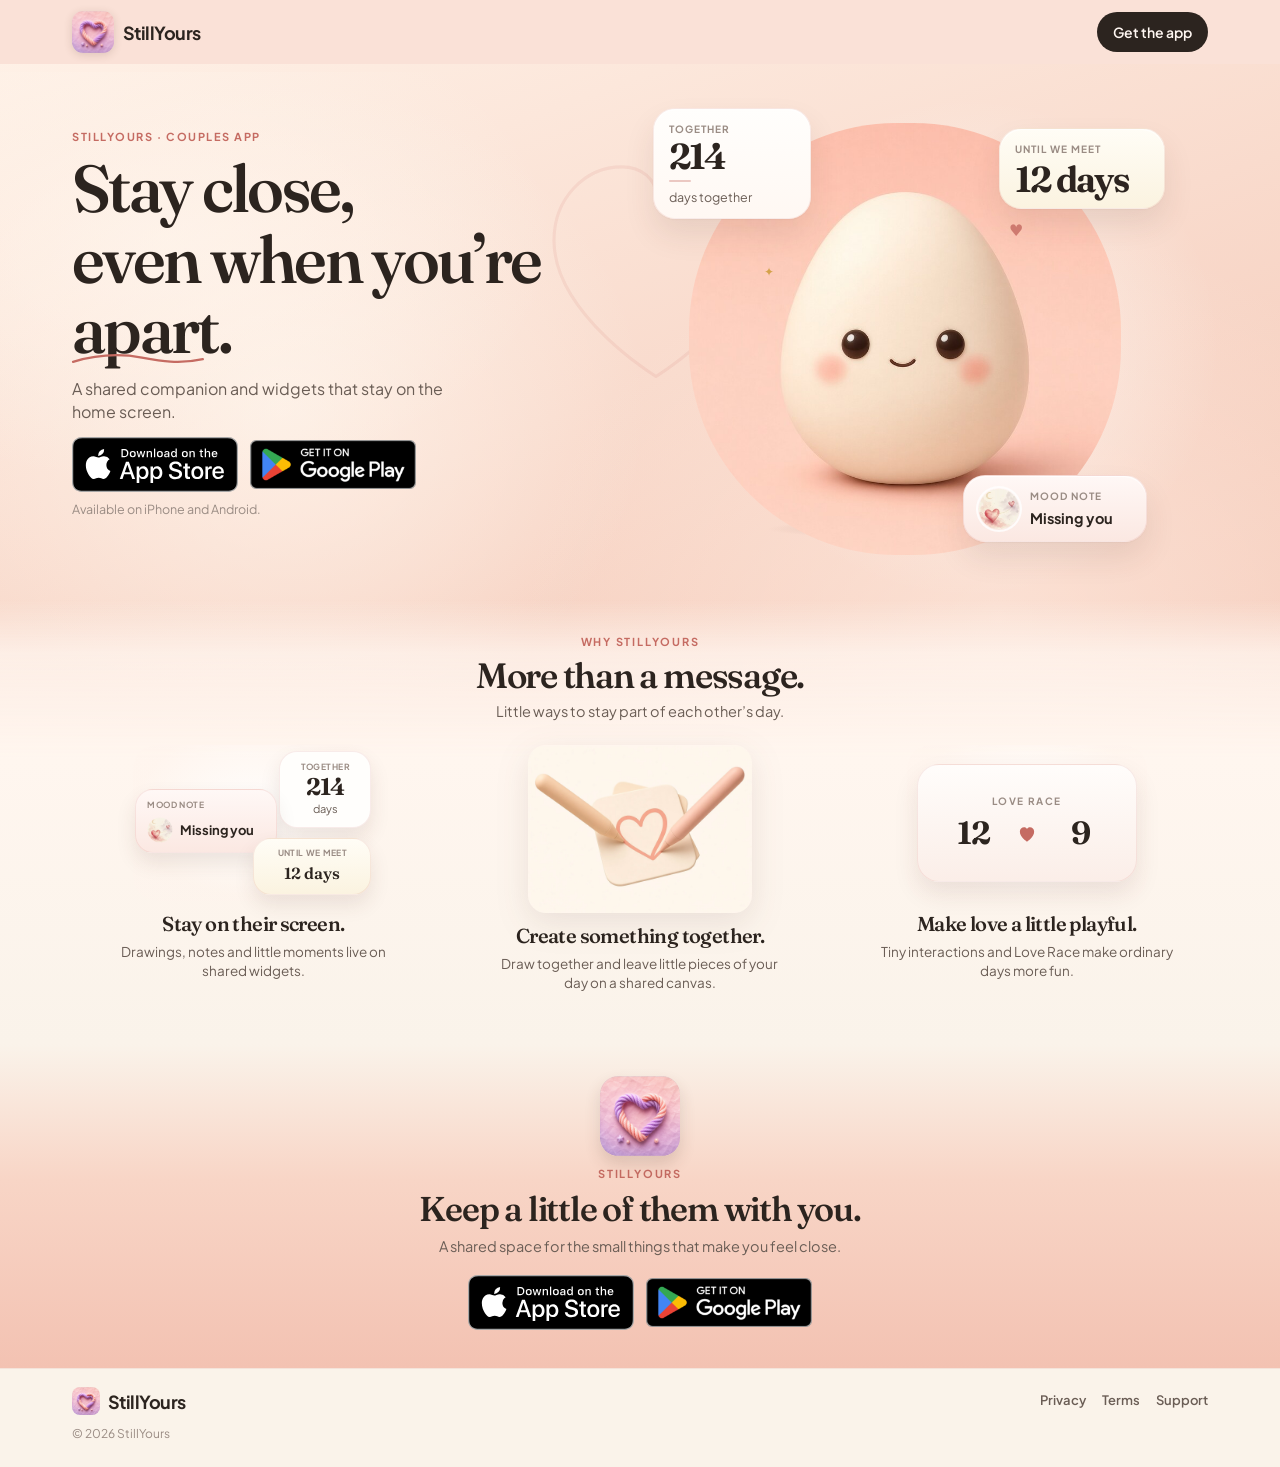
<file: index.html>
<!DOCTYPE html>
<html lang="en">
  <head>
    <meta charset="utf-8" />
    <meta
      name="viewport"
      content="width=device-width, initial-scale=1, viewport-fit=cover"
    />
    <title>StillYours — A couples app beyond the chat</title>
    <meta
      name="description"
      content="StillYours is a couples app for staying close with your partner. Share a companion, couple widgets, and quiet closeness — together or apart."
    />
    <link
      rel="canonical"
      href="https://bekirs01.github.io/stillyours-landing/"
    />
    <meta name="robots" content="index,follow" />
    <meta name="theme-color" content="#F6C4B3" />
    <meta property="og:type" content="website" />
    <meta property="og:site_name" content="StillYours" />
    <meta
      property="og:title"
      content="StillYours — Stay close, even when you’re apart"
    />
    <meta
      property="og:description"
      content="A couples app to stay connected with your partner. Shared companion, widgets, and quiet closeness."
    />
    <meta
      property="og:url"
      content="https://bekirs01.github.io/stillyours-landing/"
    />
    <meta
      property="og:image"
      content="https://bekirs01.github.io/stillyours-landing/assets/visual/share/og.jpg"
    />
    <meta property="og:image:width" content="1200" />
    <meta property="og:image:height" content="630" />
    <meta property="og:locale" content="en_US" />
    <meta name="twitter:card" content="summary_large_image" />
    <meta
      name="twitter:title"
      content="StillYours — A couples app beyond the chat"
    />
    <meta
      name="twitter:description"
      content="Stay connected with your partner. Share a companion and little widgets that wait for them."
    />
    <meta
      name="twitter:image"
      content="https://bekirs01.github.io/stillyours-landing/assets/visual/share/og.jpg"
    />
    <link rel="icon" href="./assets/visual/svg/favicon.svg" type="image/svg+xml" />
    <link rel="icon" href="./assets/brand/app-icon-192.png" type="image/png" sizes="192x192" />
    <link rel="apple-touch-icon" href="./assets/brand/app-icon-192.png" />
    <link rel="preconnect" href="https://fonts.googleapis.com" />
    <link rel="preconnect" href="https://fonts.gstatic.com" crossorigin />
    <link
      rel="preload"
      as="style"
      href="https://fonts.googleapis.com/css2?family=Fraunces:opsz,wght@9..144,560;9..144,650&amp;family=Plus+Jakarta+Sans:wght@400;500;600;700&amp;display=swap"
    />
    <link
      rel="stylesheet"
      href="https://fonts.googleapis.com/css2?family=Fraunces:opsz,wght@9..144,560;9..144,650&amp;family=Plus+Jakarta+Sans:wght@400;500;600;700&amp;display=swap"
    />
    <link rel="stylesheet" href="./styles.css" />
    <script src="./config.js" defer></script>
    <script src="./script.js" defer></script>
  </head>
  <body>
    <a class="skip-link" href="#main">Skip to content</a>
    <div class="page-glow" aria-hidden="true"></div>
    <div class="page-wash" aria-hidden="true"></div>
    <div class="page-grain" aria-hidden="true"></div>
    <svg class="page-heart" viewBox="0 0 240 220" aria-hidden="true" focusable="false">
      <path
        d="M120 198s-72-44-72-96C48 72 70 50 96 50c14 0 24 9 24 20 0-11 10-20 24-20 26 0 48 22 48 52 0 52-72 96-72 96z"
        fill="none"
        stroke="rgba(197,107,98,0.13)"
        stroke-width="2.2"
      />
    </svg>

    <header class="site-header" id="site-header">
      <div class="shell header-inner">
        <a class="brand" href="./">
          <img
            class="brand-mark"
            src="./assets/brand/app-icon-192.png"
            alt=""
            width="44"
            height="44"
          />
          <span class="wordmark">StillYours</span>
        </a>
        <a class="header-cta" id="cta-get-app-header" href="#download"
          >Get the app</a
        >
      </div>
    </header>

    <main id="main">
      <section class="hero" id="hero" aria-labelledby="hero-heading">
        <div class="shell hero-grid">
          <div class="hero-copy">
            <p class="eyebrow">StillYours · Couples App</p>
            <h1 id="hero-heading">
              Stay close,<br />
              even when<br class="m-break" />
              you’re
              <span class="hero-mark">
                apart.
                <svg
                  class="write-stroke"
                  viewBox="0 0 120 14"
                  width="120"
                  height="14"
                  aria-hidden="true"
                  focusable="false"
                >
                  <path
                    class="write-path"
                    d="M3 8.2c16-4.8 34-6.6 52-3.2 14 2.6 28 5.2 46 1.2"
                    fill="none"
                    stroke="#C56B62"
                    stroke-width="1.7"
                    stroke-linecap="round"
                  />
                </svg>
              </span>
            </h1>
            <p class="hero-support">
              A shared companion and widgets that stay on the home screen.
            </p>
          </div>

          <div class="hero-visual" aria-hidden="true">
            <div class="hero-stage">
              <svg class="stage-heart" viewBox="0 0 200 180" aria-hidden="true">
                <path
                  d="M100 158s-58-36-58-78c0-24 18-40 38-40 12 0 20 7 20 16 0-9 8-16 20-16 20 0 38 16 38 40 0 42-58 78-58 78z"
                  fill="none"
                  stroke="rgba(197,107,98,0.28)"
                  stroke-width="3"
                />
              </svg>
              <div class="companion-wrap">
                <span class="companion-halo"></span>
                <img
                  class="companion"
                  src="./assets/visual/companion-mascot.jpg"
                  alt=""
                  width="800"
                  height="800"
                  fetchpriority="high"
                  decoding="async"
                />
                <span class="companion-ground"></span>
              </div>

              <article class="float-card card-days">
                <p class="card-kicker">Together</p>
                <p class="card-value">214</p>
                <span class="card-rule"></span>
                <p class="card-label">days together</p>
              </article>

              <article class="float-card card-meet">
                <p class="card-kicker">Until we meet</p>
                <p class="card-value card-value--sm">12 days</p>
              </article>

              <article class="float-card card-mood">
                <img
                  class="mood-thumb"
                  src="./assets/visual/mood-missing-you.webp"
                  alt=""
                  width="48"
                  height="48"
                />
                <div>
                  <p class="card-kicker">Mood note</p>
                  <p class="card-mood-line">Missing you</p>
                </div>
              </article>

              <span class="hero-heart">♥</span>
              <span class="hero-sparkle">✦</span>
            </div>
          </div>

          <div class="hero-cta">
            <div class="store-tray">
              <a
                class="store-apple"
                data-store="app"
                data-cta-id="hero"
                href="https://apps.apple.com/us/app/stillyours-couples-app/id6800851245"
              >
                <img
                  src="./assets/stores/app-store-badge.svg"
                  alt="Download StillYours on the App Store"
                  width="160"
                  height="53"
                  decoding="async"
                />
              </a>
              <a
                class="store-play"
                data-store="play"
                data-cta-id="hero"
                href="https://play.google.com/store/apps/details?id=com.bekirsucikaran.our_child"
              >
                <img
                  src="./assets/stores/google-play-badge.png"
                  alt="Get it on Google Play"
                  width="168"
                  height="50"
                  decoding="async"
                />
              </a>
            </div>
            <p class="trust-line">Available on iPhone and Android.</p>
          </div>
        </div>
      </section>

      <section class="why" id="why" aria-labelledby="why-heading">
        <div class="shell">
          <header class="why-intro">
            <p class="why-eyebrow">Why StillYours</p>
            <h2 id="why-heading">More than a message.</h2>
            <p class="why-lead">Little ways to stay part of each other’s day.</p>
          </header>

          <div class="why-grid">
            <article class="why-item">
              <div class="why-visual why-visual--widgets" aria-hidden="true">
                <div class="widget-cluster">
                  <div class="mini-widget mini-widget--mood why-float-a">
                    <p class="mini-kicker">Mood Note</p>
                    <p class="mini-line">
                      <img
                        src="./assets/visual/mood-missing-you.webp"
                        alt=""
                        width="32"
                        height="32"
                      />
                      Missing you
                    </p>
                  </div>
                  <div class="mini-widget mini-widget--days">
                    <p class="mini-kicker">Together</p>
                    <p class="mini-num">214</p>
                    <p class="mini-sub">days</p>
                  </div>
                  <div class="mini-widget mini-widget--meet">
                    <p class="mini-kicker">Until we meet</p>
                    <p class="mini-meet">12 days</p>
                  </div>
                </div>
              </div>
              <h3>Stay on their screen.</h3>
              <p>Drawings, notes and little moments live on shared widgets.</p>
            </article>

            <article class="why-item">
              <div class="why-visual why-visual--share" aria-hidden="true">
                <div class="share-art why-float-c">
                  <img
                    class="share-art-img"
                    src="./assets/visual/generated/shared-canvas-couple.webp"
                    alt=""
                    width="1152"
                    height="864"
                    decoding="async"
                  />
                </div>
              </div>
              <h3>Create something together.</h3>
              <p>Draw together and leave little pieces of your day on a shared canvas.</p>
            </article>

            <article class="why-item">
              <div class="why-visual why-visual--race" aria-hidden="true">
                <div class="race-card">
                  <p class="race-kicker">Love Race</p>
                  <div class="race-row">
                    <span class="race-score">12</span>
                    <span class="race-heart">
                      <svg viewBox="0 0 24 24" width="26" height="26" aria-hidden="true">
                        <path
                          d="M12 20s-6.6-4.1-6.6-9.1C5.4 8.4 7.2 6.8 9.3 6.8c1.2 0 2.2.6 2.7 1.6.5-1 1.5-1.6 2.7-1.6 2.1 0 3.9 1.6 3.9 4.1 0 5-6.6 9.1-6.6 9.1z"
                          fill="#C56B62"
                        />
                      </svg>
                    </span>
                    <span class="race-score">9</span>
                  </div>
                </div>
              </div>
              <h3>Make love a little playful.</h3>
              <p>Tiny interactions and Love Race make ordinary days more fun.</p>
            </article>
          </div>
        </div>
      </section>

      <section class="close-cta" id="download" aria-labelledby="close-heading">
        <div class="shell close-inner">
          <div class="close-sign" aria-hidden="true">
            <img
              class="close-icon"
              src="./assets/brand/app-icon-192.png"
              alt=""
              width="84"
              height="84"
              decoding="async"
            />
          </div>
          <p class="close-eyebrow">StillYours</p>
          <h2 id="close-heading">Keep a little of them with you.</h2>
          <p class="close-lead">
            A shared space for the small things that make you feel close.
          </p>
          <div class="store-tray">
            <a
              class="store-apple"
              data-store="app"
              data-cta-id="final"
              href="https://apps.apple.com/us/app/stillyours-couples-app/id6800851245"
            >
              <img
                src="./assets/stores/app-store-badge.svg"
                alt="Download StillYours on the App Store"
                width="160"
                height="53"
                decoding="async"
              />
            </a>
            <a
              class="store-play"
              data-store="play"
              data-cta-id="final"
              href="https://play.google.com/store/apps/details?id=com.bekirsucikaran.our_child"
            >
              <img
                src="./assets/stores/google-play-badge.png"
                alt="Get it on Google Play"
                width="168"
                height="50"
                decoding="async"
              />
            </a>
          </div>
        </div>
      </section>
    </main>

    <footer class="site-footer">
      <div class="shell footer-inner">
        <a class="footer-brand" href="./">
          <img
            class="footer-mark"
            src="./assets/brand/app-icon-192.png"
            alt=""
            width="28"
            height="28"
          />
          <span class="wordmark">StillYours</span>
        </a>
        <nav class="footer-nav" aria-label="Legal">
          <a href="./privacy.html">Privacy</a>
          <a href="./terms.html">Terms</a>
          <a href="./support.html">Support</a>
        </nav>
        <p class="footer-copy">© 2026 StillYours</p>
      </div>
    </footer>
  </body>
</html>
</file>
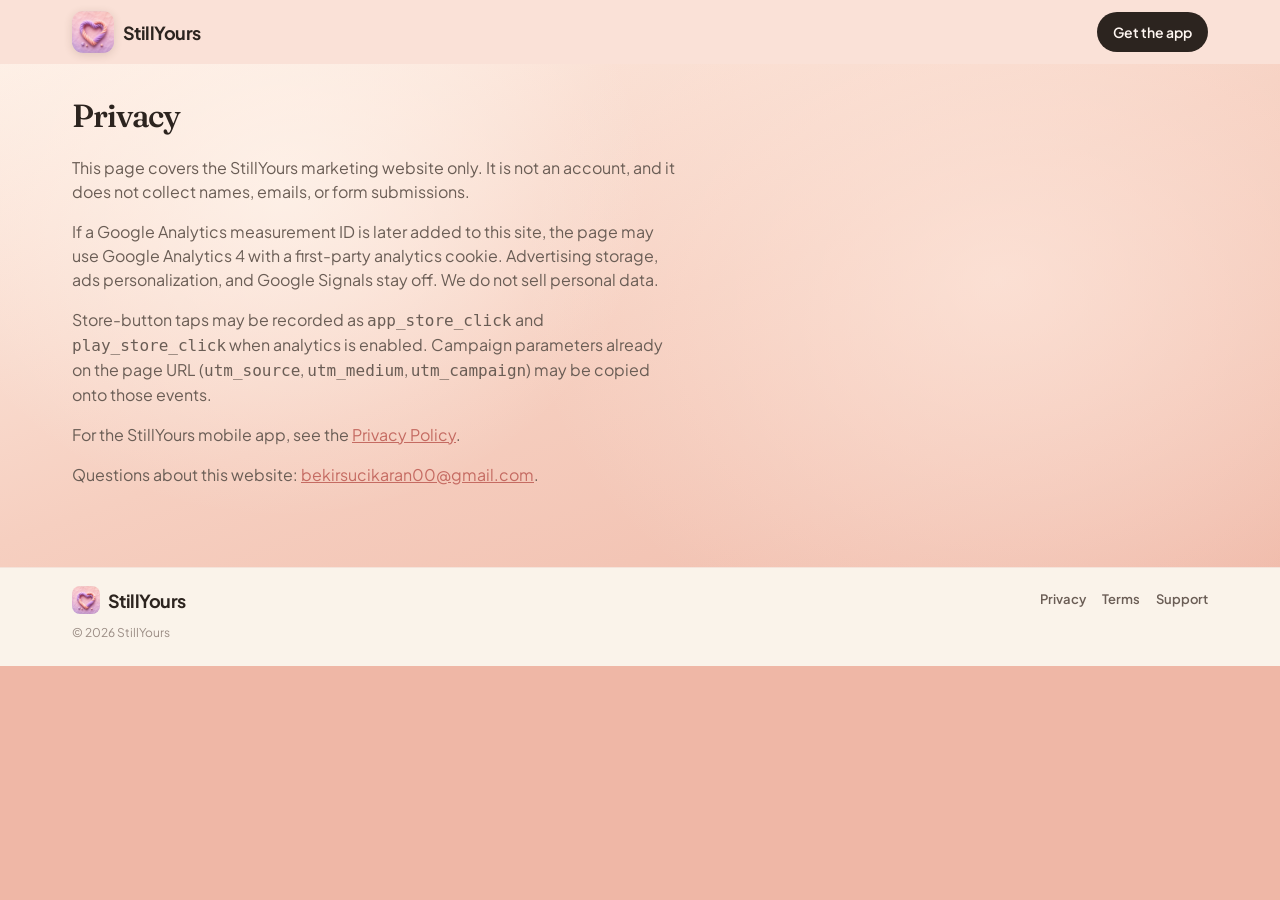
<file: privacy.html>
<!DOCTYPE html>
<html lang="en">
  <head>
    <meta charset="utf-8" />
    <meta
      name="viewport"
      content="width=device-width, initial-scale=1, viewport-fit=cover"
    />
    <title>Privacy · StillYours</title>
    <meta
      name="description"
      content="Privacy information for the StillYours marketing website."
    />
    <link
      rel="canonical"
      href="https://bekirs01.github.io/stillyours-landing/privacy.html"
    />
    <meta name="robots" content="index,follow" />
    <meta name="theme-color" content="#FBF6F0" />
    <link rel="icon" href="./assets/visual/svg/favicon.svg" type="image/svg+xml" />
    <link rel="preconnect" href="https://fonts.googleapis.com" />
    <link rel="preconnect" href="https://fonts.gstatic.com" crossorigin />
    <link
      rel="stylesheet"
      href="https://fonts.googleapis.com/css2?family=Fraunces:opsz,wght@9..144,560;9..144,600&amp;family=Plus+Jakarta+Sans:wght@400;500;600;700&amp;display=swap"
    />
    <link rel="stylesheet" href="./styles.css" />
    <script src="./config.js" defer></script>
    <script src="./script.js" defer></script>
  </head>
  <body>
    <a class="skip-link" href="#main">Skip to content</a>
    <header class="site-header">
      <div class="shell header-inner">
        <a class="brand" href="./">
          <img
            class="brand-mark"
            src="./assets/brand/app-icon-192.png"
            alt=""
            width="36"
            height="36"
          />
          <span class="wordmark">StillYours</span>
        </a>
        <a class="header-cta" id="cta-get-app-header" href="./#download">Get the app</a>
      </div>
    </header>
    <main id="main" class="legal-page">
      <div class="shell">
        <h1>Privacy</h1>
        <p>
          This page covers the StillYours marketing website only. It is not an
          account, and it does not collect names, emails, or form submissions.
        </p>
        <p>
          If a Google Analytics measurement ID is later added to this site, the
          page may use Google Analytics 4 with a first-party analytics cookie.
          Advertising storage, ads personalization, and Google Signals stay off.
          We do not sell personal data.
        </p>
        <p>
          Store-button taps may be recorded as
          <code>app_store_click</code> and <code>play_store_click</code> when
          analytics is enabled. Campaign parameters already on the page URL
          (<code>utm_source</code>, <code>utm_medium</code>,
          <code>utm_campaign</code>) may be copied onto those events.
        </p>
        <p>
          For the StillYours mobile app, see the
          <a
            href="https://zsqymapyvbixurbrzjvq.supabase.co/functions/v1/privacy"
            rel="noopener noreferrer"
            >Privacy Policy</a
          >.
        </p>
        <p>
          Questions about this website:
          <a href="mailto:bekirsucikaran00@gmail.com"
            >bekirsucikaran00@gmail.com</a
          >.
        </p>
      </div>
    </main>
    <footer class="site-footer">
      <div class="shell footer-inner">
        <a class="footer-brand" href="./">
          <img
            class="footer-mark"
            src="./assets/brand/app-icon-192.png"
            alt=""
            width="28"
            height="28"
          />
          <span class="wordmark">StillYours</span>
        </a>
        <nav class="footer-nav" aria-label="Legal">
          <a href="./privacy.html">Privacy</a>
          <a href="./terms.html">Terms</a>
          <a href="./support.html">Support</a>
        </nav>
        <p class="footer-copy">© 2026 StillYours</p>
      </div>
    </footer>
  </body>
</html>
</file>
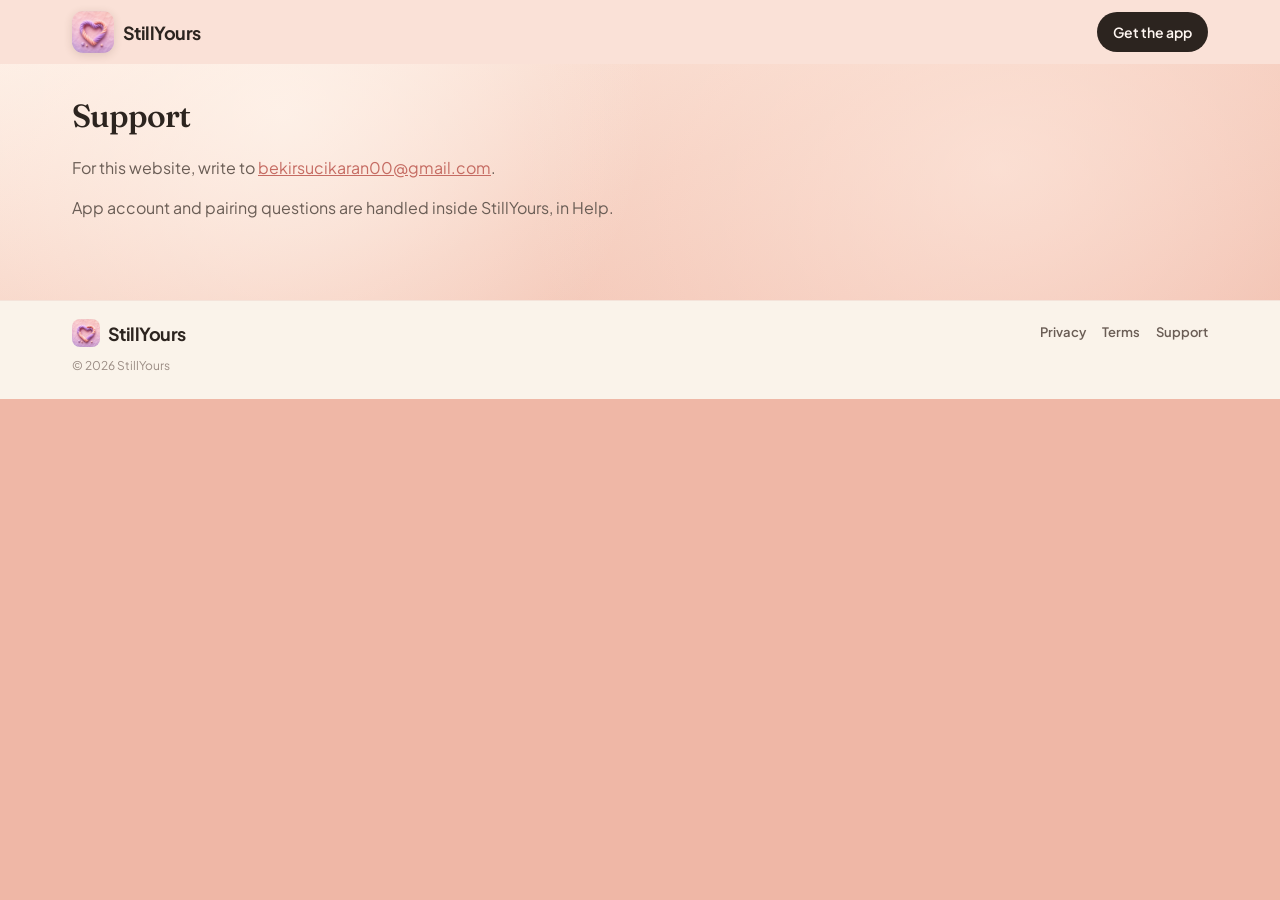
<file: support.html>
<!DOCTYPE html>
<html lang="en">
  <head>
    <meta charset="utf-8" />
    <meta
      name="viewport"
      content="width=device-width, initial-scale=1, viewport-fit=cover"
    />
    <title>Support · StillYours</title>
    <meta
      name="description"
      content="Contact StillYours."
    />
    <link
      rel="canonical"
      href="https://bekirs01.github.io/stillyours-landing/support.html"
    />
    <meta name="robots" content="index,follow" />
    <meta name="theme-color" content="#FBF6F0" />
    <link rel="icon" href="./assets/visual/svg/favicon.svg" type="image/svg+xml" />
    <link rel="preconnect" href="https://fonts.googleapis.com" />
    <link rel="preconnect" href="https://fonts.gstatic.com" crossorigin />
    <link
      rel="stylesheet"
      href="https://fonts.googleapis.com/css2?family=Fraunces:opsz,wght@9..144,560;9..144,600&amp;family=Plus+Jakarta+Sans:wght@400;500;600;700&amp;display=swap"
    />
    <link rel="stylesheet" href="./styles.css" />
    <script src="./config.js" defer></script>
    <script src="./script.js" defer></script>
  </head>
  <body>
    <a class="skip-link" href="#main">Skip to content</a>
    <header class="site-header">
      <div class="shell header-inner">
        <a class="brand" href="./">
          <img
            class="brand-mark"
            src="./assets/brand/app-icon-192.png"
            alt=""
            width="36"
            height="36"
          />
          <span class="wordmark">StillYours</span>
        </a>
        <a class="header-cta" id="cta-get-app-header" href="./#download">Get the app</a>
      </div>
    </header>
    <main id="main" class="legal-page">
      <div class="shell">
        <h1>Support</h1>
        <p>
          For this website, write to
          <a href="mailto:bekirsucikaran00@gmail.com"
            >bekirsucikaran00@gmail.com</a
          >.
        </p>
        <p>
          App account and pairing questions are handled inside StillYours, in
          Help.
        </p>
      </div>
    </main>
    <footer class="site-footer">
      <div class="shell footer-inner">
        <a class="footer-brand" href="./">
          <img
            class="footer-mark"
            src="./assets/brand/app-icon-192.png"
            alt=""
            width="28"
            height="28"
          />
          <span class="wordmark">StillYours</span>
        </a>
        <nav class="footer-nav" aria-label="Legal">
          <a href="./privacy.html">Privacy</a>
          <a href="./terms.html">Terms</a>
          <a href="./support.html">Support</a>
        </nav>
        <p class="footer-copy">© 2026 StillYours</p>
      </div>
    </footer>
  </body>
</html>
</file>
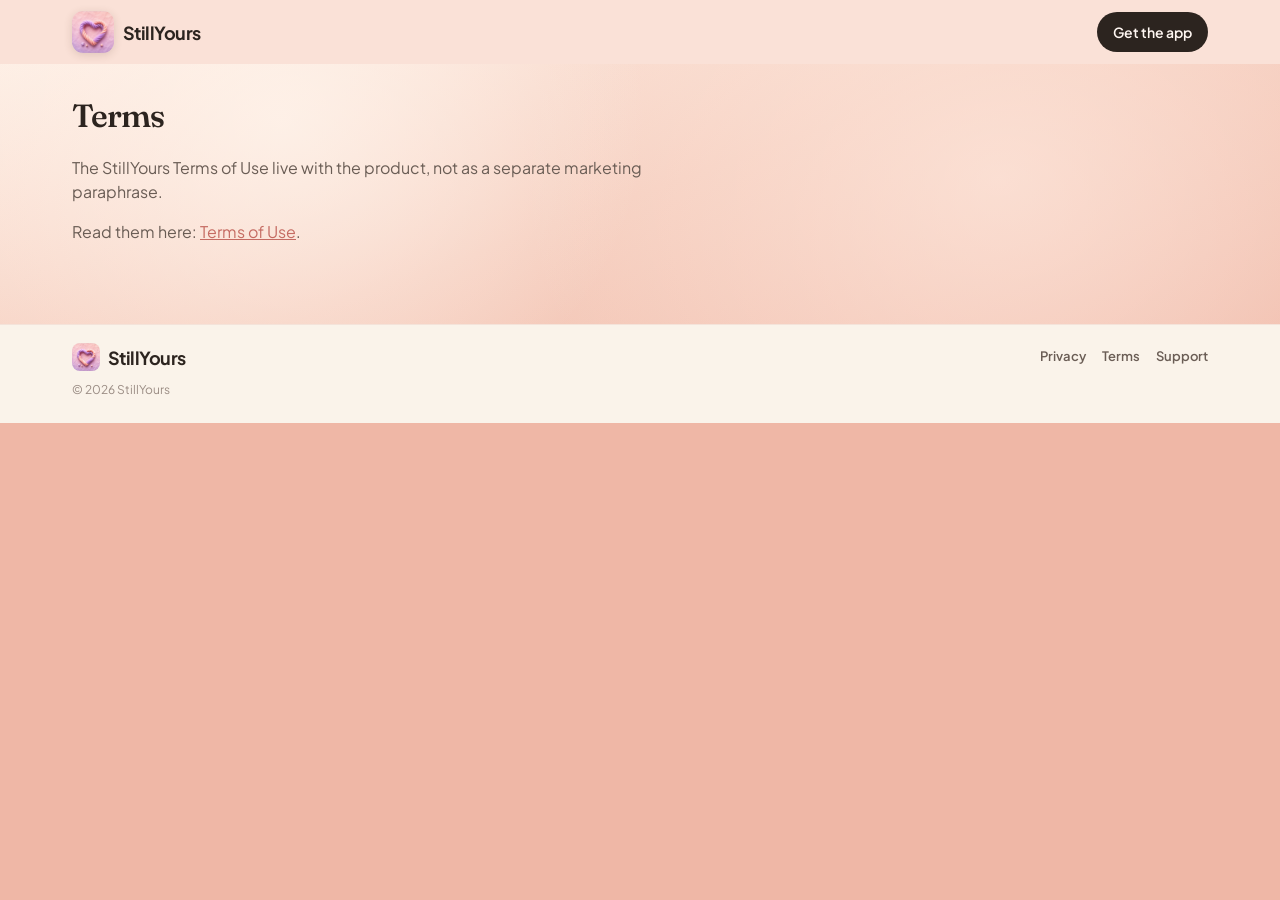
<file: terms.html>
<!DOCTYPE html>
<html lang="en">
  <head>
    <meta charset="utf-8" />
    <meta
      name="viewport"
      content="width=device-width, initial-scale=1, viewport-fit=cover"
    />
    <title>Terms · StillYours</title>
    <meta
      name="description"
      content="Terms of use for StillYours."
    />
    <link
      rel="canonical"
      href="https://bekirs01.github.io/stillyours-landing/terms.html"
    />
    <meta name="robots" content="index,follow" />
    <meta name="theme-color" content="#FBF6F0" />
    <link rel="icon" href="./assets/visual/svg/favicon.svg" type="image/svg+xml" />
    <link rel="preconnect" href="https://fonts.googleapis.com" />
    <link rel="preconnect" href="https://fonts.gstatic.com" crossorigin />
    <link
      rel="stylesheet"
      href="https://fonts.googleapis.com/css2?family=Fraunces:opsz,wght@9..144,560;9..144,600&amp;family=Plus+Jakarta+Sans:wght@400;500;600;700&amp;display=swap"
    />
    <link rel="stylesheet" href="./styles.css" />
    <script src="./config.js" defer></script>
    <script src="./script.js" defer></script>
  </head>
  <body>
    <a class="skip-link" href="#main">Skip to content</a>
    <header class="site-header">
      <div class="shell header-inner">
        <a class="brand" href="./">
          <img
            class="brand-mark"
            src="./assets/brand/app-icon-192.png"
            alt=""
            width="36"
            height="36"
          />
          <span class="wordmark">StillYours</span>
        </a>
        <a class="header-cta" id="cta-get-app-header" href="./#download">Get the app</a>
      </div>
    </header>
    <main id="main" class="legal-page">
      <div class="shell">
        <h1>Terms</h1>
        <p>
          The StillYours Terms of Use live with the product, not as a separate
          marketing paraphrase.
        </p>
        <p>
          Read them here:
          <a
            href="https://zsqymapyvbixurbrzjvq.supabase.co/functions/v1/terms"
            rel="noopener noreferrer"
            >Terms of Use</a
          >.
        </p>
      </div>
    </main>
    <footer class="site-footer">
      <div class="shell footer-inner">
        <a class="footer-brand" href="./">
          <img
            class="footer-mark"
            src="./assets/brand/app-icon-192.png"
            alt=""
            width="28"
            height="28"
          />
          <span class="wordmark">StillYours</span>
        </a>
        <nav class="footer-nav" aria-label="Legal">
          <a href="./privacy.html">Privacy</a>
          <a href="./terms.html">Terms</a>
          <a href="./support.html">Support</a>
        </nav>
        <p class="footer-copy">© 2026 StillYours</p>
      </div>
    </footer>
  </body>
</html>
</file>
<file: styles.css>
/* StillYours landing — Phase 1.5 premium polish. Header + hero only. */

:root {
  --peach: #f6c4b3;
  --peach-deep: #efb09e;
  --ivory: #fff6ef;
  --blush: #f3b7a8;
  --butter: #fbf3e0;
  --ink: #2c241f;
  --ink-soft: #6a5d55;
  --ink-faint: #9a8c84;
  --coral: #c56b62;
  --card: #fffdfb;
  --line: rgba(197, 107, 98, 0.13);
  --on-ink: #fff7f2;
  --display: "Fraunces", "Iowan Old Style", Palatino, Georgia, serif;
  --sans: "Plus Jakarta Sans", ui-sans-serif, system-ui, -apple-system, "Segoe UI", sans-serif;
  --shell: 1200px;
  --gutter: 20px;
  --header-h: 58px;
  --shadow-ink: 80, 48, 40;
  --z-skip: 50;
  --z-header: 40;
  --z-content: 4;
}

*,
*::before,
*::after {
  box-sizing: border-box;
}

html {
  color-scheme: only light;
  -webkit-text-size-adjust: 100%;
  text-size-adjust: 100%;
  scroll-behavior: smooth;
  background-color: #efb7a6;
}

html,
body {
  margin: 0;
  padding: 0;
  width: 100%;
  max-width: 100%;
  overflow-x: clip;
}

body {
  position: relative;
  font-family: var(--sans);
  font-weight: 400;
  font-size: 16px;
  line-height: 1.5;
  color: var(--ink);
  background-color: #f8cbbb;
  background-image:
    radial-gradient(42vw 38vw at 22% 28%, rgba(255, 246, 238, 0.72) 0%, transparent 68%),
    radial-gradient(58vw 48vw at 78% 42%, rgba(255, 236, 226, 0.62) 0%, transparent 64%),
    linear-gradient(160deg, #fff3ea 0%, #f6cfc0 48%, #efb7a6 100%);
}

.page-glow {
  position: absolute;
  top: 88px;
  right: 4%;
  width: min(46vw, 520px);
  height: min(46vw, 520px);
  border-radius: 50%;
  background: radial-gradient(circle, rgba(255, 250, 246, 0.7) 0%, rgba(245, 180, 164, 0) 68%);
  pointer-events: none;
  z-index: 0;
}

.page-wash {
  position: absolute;
  top: 72px;
  left: 0;
  width: min(48vw, 560px);
  height: 420px;
  background: radial-gradient(ellipse at 30% 40%, rgba(255, 248, 241, 0.55), transparent 70%);
  pointer-events: none;
  z-index: 0;
}

.page-grain {
  position: absolute;
  inset: 0;
  pointer-events: none;
  z-index: 1;
  opacity: 0.035;
  background-image: url("./assets/visual/paper/sy-paper-grain-tile.webp");
  background-repeat: repeat;
  background-size: 220px 220px;
  mix-blend-mode: multiply;
}

.page-heart {
  position: absolute;
  top: 110px;
  left: 42%;
  width: min(34vw, 340px);
  height: auto;
  pointer-events: none;
  z-index: 1;
  opacity: 0.9;
}

img,
svg {
  max-width: 100%;
  height: auto;
  display: block;
}

a {
  color: var(--ink);
}

:focus-visible {
  outline: 2px solid var(--coral);
  outline-offset: 3px;
}

:focus:not(:focus-visible) {
  outline: none;
}

.skip-link {
  position: absolute;
  left: var(--gutter);
  top: 8px;
  transform: translateY(-160%);
  background: var(--ink);
  color: var(--on-ink);
  padding: 8px 12px;
  z-index: var(--z-skip);
  font-size: 14px;
  font-weight: 600;
  text-decoration: none;
  border-radius: 999px;
}

.skip-link:focus,
.skip-link:focus-visible {
  transform: none;
}

.shell {
  width: min(100%, var(--shell));
  margin-inline: auto;
  padding-inline: var(--gutter);
}

.site-header {
  position: sticky;
  top: 0;
  z-index: var(--z-header);
  height: var(--header-h);
  background: color-mix(in srgb, #f8d4c6 70%, white 30%);
  backdrop-filter: blur(16px);
  -webkit-backdrop-filter: blur(16px);
}

html.is-scrolled .site-header {
  box-shadow: 0 1px 0 rgba(var(--shadow-ink), 0.08);
}

.header-inner {
  height: var(--header-h);
  display: flex;
  align-items: center;
  justify-content: space-between;
  gap: 12px;
}

.brand {
  display: inline-flex;
  align-items: center;
  gap: 9px;
  text-decoration: none;
  min-width: 0;
}

.brand-mark {
  width: 36px;
  height: 36px;
  border-radius: 10px;
  flex: 0 0 auto;
  box-shadow: 0 2px 8px rgba(var(--shadow-ink), 0.16);
}

.wordmark {
  font-size: 16.5px;
  font-weight: 700;
  letter-spacing: -0.03em;
  white-space: nowrap;
}

.header-cta {
  display: inline-flex;
  align-items: center;
  justify-content: center;
  min-height: 36px;
  padding: 0 14px;
  border-radius: 999px;
  background: var(--ink);
  color: var(--on-ink);
  text-decoration: none;
  font-size: 13px;
  font-weight: 600;
  white-space: nowrap;
  flex: 0 0 auto;
  transition: background 0.18s ease, transform 0.18s ease;
}

.header-cta:hover {
  background: #1f1916;
}

.header-cta:active {
  transform: translateY(1px);
}

main {
  position: relative;
  z-index: var(--z-content);
}

.hero {
  padding: 8px 0 20px;
}

#download {
  scroll-margin-top: 72px;
}

.hero-grid {
  display: grid;
  grid-template-columns: minmax(0, 1fr);
  grid-template-areas:
    "copy"
    "visual"
    "cta";
  gap: 10px 24px;
  align-items: center;
}

.hero-copy {
  grid-area: copy;
  text-align: center;
  min-width: 0;
}

.hero-visual {
  grid-area: visual;
  min-width: 0;
  display: flex;
  justify-content: center;
}

.hero-cta {
  grid-area: cta;
  min-width: 0;
}

.eyebrow {
  margin: 0 0 8px;
  font-size: 11px;
  font-weight: 700;
  letter-spacing: 0.14em;
  text-transform: uppercase;
  color: var(--coral);
}

.hero h1 {
  margin: 0;
  font-family: var(--display);
  font-weight: 560;
  font-size: clamp(2.45rem, 10.4vw, 3rem);
  line-height: 1.08;
  letter-spacing: -0.038em;
  color: var(--ink);
  max-width: 100%;
}

.hero-mark {
  position: relative;
  display: inline-block;
}

.write-stroke {
  position: absolute;
  left: -2%;
  right: -4%;
  bottom: -0.08em;
  width: 108%;
  height: auto;
  overflow: visible;
}

.write-path {
  stroke-dasharray: 130;
  stroke-dashoffset: 130;
  animation: draw-stroke 1.15s ease-out 0.2s forwards;
}

.hero-support {
  margin: 10px auto 0;
  max-width: 28em;
  font-size: 15px;
  line-height: 1.45;
  color: var(--ink-soft);
}

.m-break {
  display: inline;
}

.hero-stage {
  position: relative;
  width: min(100%, 348px);
  aspect-ratio: 1;
}

.stage-heart {
  position: absolute;
  inset: 8% 10% 14%;
  width: auto;
  height: auto;
  opacity: 0.55;
  animation: heart-pulse 1.8s ease-out 0.25s both;
}

.companion-wrap {
  position: absolute;
  left: 50%;
  top: 54%;
  width: 76%;
  transform: translate(-50%, -50%);
  animation: float-mascot 5.6s ease-in-out infinite;
}

.companion-halo {
  position: absolute;
  inset: 6% 4% 2%;
  border-radius: 50%;
  background: radial-gradient(circle, rgba(255, 252, 248, 0.9) 0%, rgba(255, 236, 226, 0.15) 58%, transparent 72%);
  z-index: 0;
}

.companion {
  position: relative;
  z-index: 1;
  width: 100%;
  height: auto;
  border-radius: 48%;
  object-fit: cover;
  object-position: center 46%;
}

.companion-ground {
  position: absolute;
  left: 18%;
  right: 18%;
  bottom: 4%;
  height: 18px;
  border-radius: 50%;
  background: radial-gradient(ellipse, rgba(80, 40, 32, 0.18) 0%, transparent 70%);
  z-index: 0;
}

.float-card {
  position: absolute;
  z-index: 3;
  background: var(--card);
  border: 1px solid var(--line);
  border-radius: 22px;
  box-shadow:
    0 16px 30px rgba(var(--shadow-ink), 0.1),
    0 1px 2px rgba(var(--shadow-ink), 0.04);
  padding: 12px 14px 11px;
  backdrop-filter: blur(8px);
}

.float-card::before {
  content: "";
  position: absolute;
  inset: 0;
  border-radius: inherit;
  pointer-events: none;
  box-shadow: inset 0 1px 0 rgba(255, 255, 255, 0.78);
}

.card-days {
  top: 3%;
  left: 2%;
  width: 142px;
  background: linear-gradient(180deg, #fffefc 0%, #fff8f3 100%);
  animation: float-card-a 6.4s ease-in-out infinite;
}

.card-meet {
  top: 8%;
  right: 1%;
  width: 148px;
  background: linear-gradient(180deg, #fffdf6 0%, var(--butter) 100%);
  animation: float-card-b 7.2s ease-in-out infinite;
}

.card-mood {
  right: 5%;
  bottom: 4%;
  width: 176px;
  display: flex;
  align-items: center;
  gap: 10px;
  background: linear-gradient(180deg, #fff8f6 0%, #fbe8e2 100%);
  animation: float-card-c 7.8s ease-in-out infinite;
}

.card-kicker {
  margin: 0;
  font-size: 10px;
  font-weight: 700;
  letter-spacing: 0.1em;
  text-transform: uppercase;
  color: var(--ink-faint);
}

.card-value {
  margin: 3px 0 0;
  font-family: var(--display);
  font-size: 32px;
  font-weight: 650;
  line-height: 0.92;
  letter-spacing: -0.045em;
}

.card-value--sm {
  font-size: 22px;
  margin-top: 6px;
}

.card-rule {
  display: block;
  width: 22px;
  height: 1.5px;
  margin: 7px 0 6px;
  background: rgba(197, 107, 98, 0.35);
  border-radius: 2px;
}

.card-label {
  margin: 0;
  font-size: 12.5px;
  color: var(--ink-soft);
}

.mood-thumb {
  width: 42px;
  height: 42px;
  border-radius: 50%;
  object-fit: cover;
  flex: 0 0 auto;
  box-shadow: 0 0 0 2px rgba(255, 255, 255, 0.8);
}

.card-mood-line {
  margin: 4px 0 0;
  font-size: 14.5px;
  font-weight: 700;
  white-space: nowrap;
}

.hero-heart {
  position: absolute;
  top: 30%;
  right: 28%;
  z-index: 4;
  color: var(--coral);
  font-size: 16px;
  line-height: 1;
  opacity: 0.82;
  animation: float-heart 4.6s ease-in-out infinite;
}

.hero-sparkle {
  position: absolute;
  top: 38%;
  left: 24%;
  z-index: 4;
  color: #d4a24a;
  font-size: 12px;
  animation: twinkle 4.2s ease-in-out infinite;
}

.store-tray {
  display: flex;
  flex-wrap: wrap;
  justify-content: center;
  align-items: center;
  gap: 10px 12px;
}

.store-apple,
.store-play {
  display: inline-flex;
  align-items: center;
  line-height: 0;
  border-radius: 8px;
  min-width: 0;
  flex: 0 0 auto;
}

.store-apple img,
.store-play img {
  width: 150px;
  max-width: 150px;
  height: auto;
}

.trust-line {
  margin: 8px 0 0;
  text-align: center;
  font-size: 12.5px;
  color: var(--ink-faint);
}

.legal-page {
  padding: 28px 0 64px;
}

.legal-page h1 {
  font-family: var(--display);
  font-weight: 560;
  font-size: 2rem;
  letter-spacing: -0.03em;
  margin: 0 0 16px;
}

.legal-page p {
  max-width: 38em;
  color: var(--ink-soft);
}

.legal-page a {
  color: var(--coral);
}

.site-footer {
  position: relative;
  z-index: var(--z-content);
  padding: 18px 0 24px;
  background: #faf3ea;
  border-top: 1px solid rgba(197, 107, 98, 0.12);
}

.footer-inner {
  display: flex;
  flex-wrap: wrap;
  align-items: center;
  justify-content: space-between;
  gap: 10px 20px;
}

.footer-brand {
  display: inline-flex;
  align-items: center;
  gap: 8px;
  text-decoration: none;
}

.footer-mark {
  width: 28px;
  height: 28px;
  border-radius: 8px;
}

.footer-copy {
  flex: 1 0 100%;
  margin: 0;
  font-size: 12px;
  color: var(--ink-faint);
}

.footer-nav {
  display: flex;
  flex-wrap: wrap;
  gap: 8px 16px;
}

.footer-nav a {
  text-decoration: none;
  font-size: 13px;
  font-weight: 600;
  color: var(--ink-soft);
}

.footer-nav a:hover {
  color: var(--ink);
}

@keyframes float-mascot {
  0%,
  100% {
    transform: translate(-50%, -50%);
  }
  50% {
    transform: translate(-50%, calc(-50% - 3px));
  }
}

@keyframes float-card-a {
  0%,
  100% {
    transform: rotate(-4.5deg) translateY(0);
  }
  50% {
    transform: rotate(-4.5deg) translateY(-2px);
  }
}

@keyframes float-card-b {
  0%,
  100% {
    transform: rotate(4.5deg) translateY(0);
  }
  50% {
    transform: rotate(4.5deg) translateY(-3px);
  }
}

@keyframes float-card-c {
  0%,
  100% {
    transform: rotate(-2.8deg) translateY(0);
  }
  50% {
    transform: rotate(-2.8deg) translateY(-2px);
  }
}

@keyframes float-heart {
  0%,
  100% {
    transform: translateY(0);
  }
  50% {
    transform: translateY(-4px);
  }
}

@keyframes twinkle {
  0%,
  100% {
    opacity: 0.28;
  }
  50% {
    opacity: 0.85;
  }
}

@keyframes draw-stroke {
  to {
    stroke-dashoffset: 0;
  }
}

@keyframes heart-pulse {
  0% {
    opacity: 0;
    transform: scale(0.94);
  }
  45% {
    opacity: 0.7;
    transform: scale(1);
  }
  100% {
    opacity: 0.55;
    transform: scale(1);
  }
}

@media (prefers-reduced-motion: reduce) {
  html {
    scroll-behavior: auto;
  }

  .companion-wrap,
  .float-card,
  .hero-heart,
  .hero-sparkle,
  .stage-heart,
  .write-path {
    animation: none;
  }

  .write-path {
    stroke-dashoffset: 0;
  }

  .card-days {
    transform: rotate(-4.5deg);
  }

  .card-meet {
    transform: rotate(4.5deg);
  }

  .card-mood {
    transform: rotate(-2.8deg);
  }
}

@media (min-width: 390px) {
  :root {
    --gutter: 22px;
  }

  .hero-stage {
    width: min(100%, 352px);
  }

  .store-apple img,
  .store-play img {
    width: 156px;
    max-width: 156px;
  }
}

@media (min-width: 430px) {
  .hero h1 {
    font-size: 2.9rem;
  }

  .hero-stage {
    width: min(100%, 368px);
  }
}

@media (min-width: 900px) {
  :root {
    --header-h: 64px;
    --gutter: 32px;
  }

  .brand-mark {
    width: 42px;
    height: 42px;
    border-radius: 11px;
  }

  .wordmark {
    font-size: 18px;
  }

  .header-cta {
    min-height: 40px;
    padding: 0 16px;
    font-size: 14px;
  }

  .hero {
    padding: 6px 0 22px;
  }

  .hero-grid {
    grid-template-columns: minmax(0, 0.92fr) minmax(0, 1.08fr);
    grid-template-areas:
      "copy visual"
      "cta visual";
    column-gap: 8px;
    row-gap: 10px;
    align-items: center;
  }

  .hero-copy {
    text-align: left;
    align-self: end;
    padding-bottom: 2px;
  }

  .hero-cta {
    align-self: start;
    padding-top: 2px;
  }

  .hero-support {
    margin: 12px 0 0;
    font-size: 16px;
    max-width: 26em;
  }

  .m-break {
    display: none;
  }

  .hero h1 {
    font-size: 4.05rem;
    line-height: 1.06;
    letter-spacing: -0.04em;
  }

  .hero-visual {
    grid-row: 1 / span 2;
  }

  .hero-stage {
    width: min(100%, 520px);
    height: 500px;
    aspect-ratio: auto;
  }

  .companion-wrap {
    width: 80%;
    top: 53%;
  }

  .card-days {
    top: 38px;
    left: 18px;
    width: 158px;
    padding: 13px 15px 12px;
  }

  .card-meet {
    top: 58px;
    right: 10px;
    width: 166px;
    padding: 13px 15px 12px;
  }

  .card-mood {
    right: 28px;
    bottom: 36px;
    width: 184px;
  }

  .card-value {
    font-size: 36px;
  }

  .store-tray {
    justify-content: flex-start;
    gap: 12px;
  }

  .store-apple img,
  .store-play img {
    width: 166px;
    max-width: 166px;
  }

  .trust-line {
    text-align: left;
  }

  .page-heart {
    left: 38%;
    top: 96px;
  }
}

@media (min-width: 1100px) {
  .hero-grid {
    column-gap: 12px;
  }

  .hero-stage {
    width: 540px;
    height: 508px;
  }

  .hero h1 {
    font-size: 4.15rem;
  }
}

@media (max-width: 359px) {
  .wordmark {
    font-size: 16px;
  }

  .header-cta {
    padding: 0 11px;
    font-size: 12px;
  }

  .hero {
    padding: 6px 0 16px;
  }

  .hero h1 {
    font-size: 2.2rem;
  }

  .hero-grid {
    gap: 8px;
  }

  .hero-stage {
    width: 100%;
  }

  .card-days,
  .card-meet {
    width: 128px;
    padding: 10px 10px;
  }

  .card-mood {
    width: 154px;
  }

  .card-value {
    font-size: 26px;
  }

  .store-apple img,
  .store-play img {
    width: 124px;
    max-width: 124px;
  }
}

/* ——— Why StillYours (Phase 2.5 polish) ——— */

.why {
  position: relative;
  z-index: var(--z-content);
  padding: 22px 0 36px;
  background: linear-gradient(
    180deg,
    rgba(255, 246, 239, 0) 0%,
    rgba(255, 247, 241, 0.7) 12%,
    #fff6ef 36%,
    #faf3ea 100%
  );
}

.why-intro {
  text-align: center;
  max-width: 32em;
  margin: 0 auto 16px;
}

.why-eyebrow {
  margin: 0 0 5px;
  font-size: 11px;
  font-weight: 700;
  letter-spacing: 0.16em;
  text-transform: uppercase;
  color: var(--coral);
}

.why h2 {
  margin: 0;
  font-family: var(--display);
  font-weight: 560;
  font-size: clamp(1.62rem, 5vw, 2.2rem);
  letter-spacing: -0.035em;
  line-height: 1.12;
  color: var(--ink);
}

.why-lead {
  margin: 6px 0 0;
  font-size: 14.5px;
  color: var(--ink-soft);
}

.why-grid {
  display: grid;
  grid-template-columns: 1fr;
  gap: 14px;
}

.why-item {
  text-align: center;
  min-width: 0;
}

.why-item h3 {
  margin: 6px 0 4px;
  font-family: var(--display);
  font-weight: 560;
  font-size: 1.18rem;
  letter-spacing: -0.03em;
  color: var(--ink);
}

.why-item > p {
  margin: 0 auto;
  max-width: 22em;
  font-size: 13.5px;
  line-height: 1.38;
  color: var(--ink-soft);
}

.why-visual {
  position: relative;
  width: min(100%, 240px);
  height: 136px;
  margin-inline: auto;
  display: flex;
  align-items: center;
  justify-content: center;
  border-radius: 24px;
  background:
    radial-gradient(ellipse at 50% 42%, rgba(255, 255, 255, 0.78), rgba(255, 243, 236, 0.28) 68%);
  overflow: visible;
}

.widget-cluster {
  position: relative;
  width: 236px;
  height: 132px;
}

.mini-widget {
  position: absolute;
  background: #fffdfb;
  border: 1px solid var(--line);
  border-radius: 18px;
  box-shadow: 0 10px 20px rgba(var(--shadow-ink), 0.1);
  padding: 9px 11px;
  text-align: left;
}

.mini-widget--mood {
  left: 0;
  top: 40px;
  width: 142px;
  z-index: 3;
  background: linear-gradient(180deg, #fff8f6, #fbe8e2);
}

.mini-widget--days {
  right: 0;
  top: 2px;
  width: 92px;
  text-align: center;
  z-index: 2;
  background: #fffefc;
}

.mini-widget--meet {
  left: 40px;
  right: auto;
  bottom: 0;
  width: 118px;
  text-align: center;
  z-index: 4;
  background: linear-gradient(180deg, #fffdf6, #fbf3e0);
}

.mini-kicker {
  margin: 0;
  font-size: 8.5px;
  font-weight: 700;
  letter-spacing: 0.05em;
  text-transform: uppercase;
  color: var(--ink-faint);
}

.mini-widget--meet .mini-kicker {
  letter-spacing: 0.04em;
  line-height: 1.25;
}

.mini-line {
  margin: 6px 0 0;
  display: flex;
  align-items: center;
  gap: 7px;
  font-size: 13px;
  font-weight: 700;
}

.mini-line img {
  width: 26px;
  height: 26px;
  border-radius: 50%;
  object-fit: cover;
  flex: 0 0 auto;
}

.mini-num {
  margin: 2px 0 0;
  font-family: var(--display);
  font-size: 24px;
  font-weight: 650;
  line-height: 1;
  letter-spacing: -0.04em;
}

.mini-sub,
.mini-meet {
  margin: 2px 0 0;
  font-size: 11px;
  color: var(--ink-soft);
}

.mini-meet {
  font-family: var(--display);
  font-size: 16px;
  font-weight: 600;
  color: var(--ink);
}

.why-visual--share {
  height: 150px;
  overflow: visible;
  background: none;
  box-shadow: none;
}

.share-art {
  position: relative;
  width: 200px;
  display: grid;
  place-items: center;
}

.share-art::before {
  content: "";
  position: absolute;
  inset: 16% 10%;
  border-radius: 50%;
  background: radial-gradient(
    circle,
    rgba(246, 196, 179, 0.42) 0%,
    rgba(246, 196, 179, 0) 72%
  );
  pointer-events: none;
}

.share-art-img {
  position: relative;
  z-index: 1;
  width: 100%;
  height: auto;
  aspect-ratio: 4 / 3;
  object-fit: contain;
  border-radius: 18px;
  filter: drop-shadow(0 10px 16px rgba(var(--shadow-ink), 0.1));
}

.race-card {
  width: 220px;
  min-height: 118px;
  display: flex;
  flex-direction: column;
  justify-content: center;
  padding: 16px 20px 18px;
  border-radius: 22px;
  background: linear-gradient(180deg, #fffdfb, #fbeee8);
  border: 1px solid var(--line);
  box-shadow: 0 12px 24px rgba(var(--shadow-ink), 0.1);
}

.race-kicker {
  margin: 0 0 8px;
  font-size: 10px;
  font-weight: 700;
  letter-spacing: 0.14em;
  text-transform: uppercase;
  color: var(--ink-faint);
}

.race-row {
  display: flex;
  align-items: center;
  justify-content: center;
  gap: 18px;
}

.race-score {
  font-family: var(--display);
  font-size: 32px;
  font-weight: 650;
  letter-spacing: -0.04em;
  line-height: 1;
  min-width: 1.4em;
}

.race-heart {
  display: grid;
  place-items: center;
}

.race-heart svg {
  display: block;
}

.why-float-a {
  animation: why-bob 6.8s ease-in-out infinite;
}

.why-float-c {
  animation: why-bob 5.8s ease-in-out infinite;
}

.race-heart {
  animation: why-pulse 4.8s ease-in-out infinite;
}

@keyframes why-bob {
  0%,
  100% {
    transform: translateY(0);
  }
  50% {
    transform: translateY(-2px);
  }
}

@keyframes why-pulse {
  0%,
  78%,
  100% {
    transform: scale(1);
  }
  86% {
    transform: scale(1.08);
  }
}

@media (prefers-reduced-motion: reduce) {
  .why-float-a,
  .why-float-c,
  .race-heart {
    animation: none;
  }
}

@media (min-width: 800px) {
  .why {
    padding: 34px 0 52px;
  }

  .why-intro {
    margin-bottom: 22px;
  }

  .why-grid {
    grid-template-columns: repeat(3, minmax(0, 1fr));
    gap: 12px 24px;
    align-items: start;
  }

  .why-visual {
    width: min(100%, 240px);
    height: 156px;
  }

  .widget-cluster {
    width: 236px;
    height: 148px;
  }

  .mini-widget--meet {
    left: auto;
    right: 0;
    bottom: 2px;
  }

  .why-visual--share {
    height: 168px;
  }

  .share-art {
    width: 224px;
  }

  .why-item h3 {
    margin-top: 8px;
    font-size: 1.26rem;
  }
}

/* ——— Final CTA + footer (Phase 3) ——— */

.close-cta {
  position: relative;
  z-index: var(--z-content);
  padding: 28px 0 36px;
  scroll-margin-top: calc(var(--header-h) + 16px);
  text-align: center;
  background: linear-gradient(
    180deg,
    #faf3ea 0%,
    #f8d5c6 42%,
    #f3c2b2 100%
  );
}

.close-inner {
  max-width: 40em;
}

.close-sign {
  position: relative;
  width: fit-content;
  margin: 0 auto 10px;
  display: grid;
  place-items: center;
}

.close-sign::before {
  content: "";
  position: absolute;
  inset: -10px;
  border-radius: 50%;
  background: radial-gradient(
    circle,
    rgba(255, 248, 241, 0.55) 0%,
    rgba(255, 248, 241, 0) 70%
  );
  pointer-events: none;
}

.close-icon {
  position: relative;
  z-index: 1;
  width: 70px;
  height: 70px;
  object-fit: cover;
  border-radius: 16px;
  box-shadow: 0 8px 16px rgba(var(--shadow-ink), 0.16);
  animation: close-bob 7.2s ease-in-out infinite;
}

.close-eyebrow {
  margin: 0 0 6px;
  font-size: 11px;
  font-weight: 700;
  letter-spacing: 0.16em;
  text-transform: uppercase;
  color: var(--coral);
}

.close-cta h2 {
  margin: 0;
  font-family: var(--display);
  font-weight: 560;
  font-size: clamp(1.55rem, 4.8vw, 2.15rem);
  letter-spacing: -0.035em;
  line-height: 1.15;
  color: var(--ink);
}

.close-lead {
  margin: 8px auto 16px;
  max-width: 34em;
  font-size: 14.5px;
  line-height: 1.4;
  color: var(--ink-soft);
}

.close-cta .store-tray {
  justify-content: center;
}

@keyframes close-bob {
  0%,
  100% {
    transform: translateY(0);
  }
  50% {
    transform: translateY(-2px);
  }
}

@media (prefers-reduced-motion: reduce) {
  .close-icon {
    animation: none;
  }
}

@media (max-width: 599px) {
  .footer-inner {
    flex-direction: column;
    align-items: flex-start;
  }
}

@media (min-width: 800px) {
  .close-cta {
    padding: 32px 0 38px;
  }

  .close-icon {
    width: 80px;
    height: 80px;
    border-radius: 18px;
  }

  .close-lead {
    margin-bottom: 18px;
  }
}
</file>
